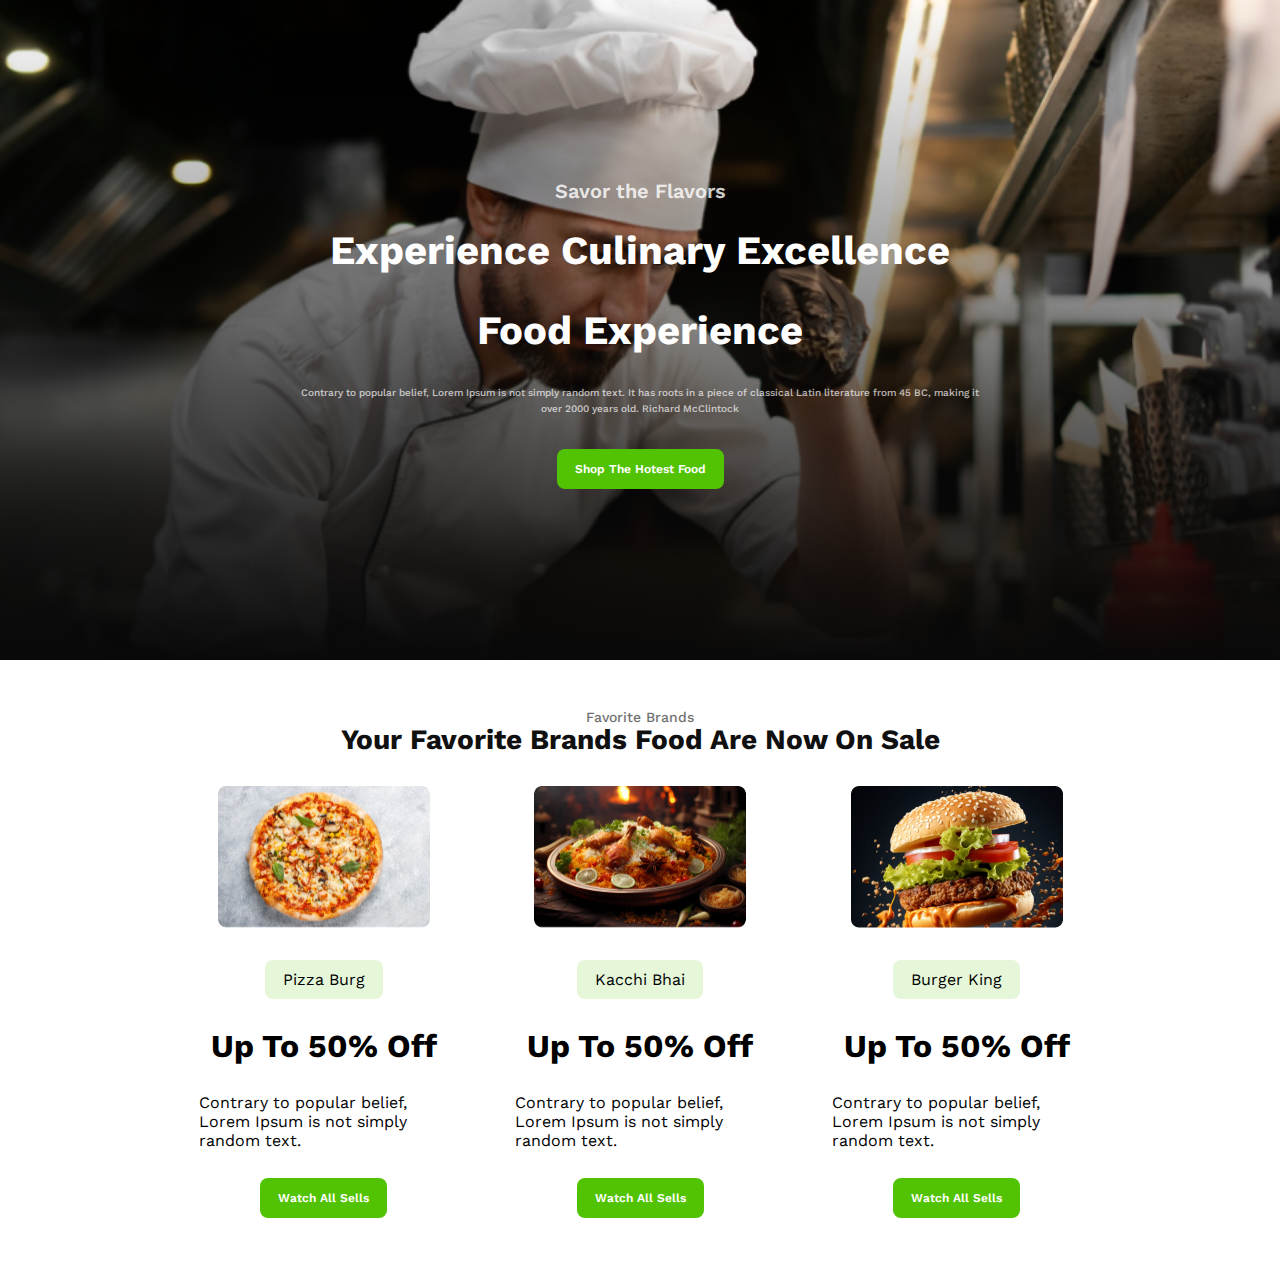
<file: tasks/index.html>
<!DOCTYPE html>
<html lang="en">
<head>
    <meta charset="UTF-8">
    <meta name="viewport" content="width=device-width, initial-scale=1.0">
    <title>Food Restaurant</title>
    <link rel="stylesheet" href="style/index.css">
</head>
<body>
    
    <section id="hero">
        <div class="hero-content">
            <p class="subtitle">Savor the Flavors</p>
            <h1 class="title">Experience Culinary Excellence Food Experience</h1>
            <p class="description">Contrary to popular belief, Lorem Ipsum is not simply random text. It has roots in a piece of classical Latin literature from 45 BC, making it over 2000 years old. Richard McClintock</p>
                <div class="cod">
                    <button class="co">Shop The Hotest Food</button>
                </div>
        </div>
    </section>
    <section id="card-box">
        <div class="container">
            <div class="info"><p class="subtitle">Favorite Brands</p>
            <h1 class="title">Your Favorite Brands Food Are Now On Sale</h1>
</div>
            
        <div class="card-container">
            <div class="card">
                <div class="image-box">
                    <img src="assets/pizza.png" alt="">
                </div>
                <div class="shop">
                    <span>Pizza Burg</span>
                </div>
                    <h1>Up To 50% Off</h1>
                    <p>Contrary to popular belief, Lorem Ipsum is not simply random text.</p>
                    <button class="co">Watch All Sells</button>
            </div>
           <div class="card">
                <div class="image-box">
                    <img src="assets/biriyani.png" alt="">
                </div>
                <div class="shop">
                    <span>Kacchi Bhai </span>
                </div>
                    <h1>Up To 50% Off</h1>
                    <p>Contrary to popular belief, Lorem Ipsum is not simply random text.</p>
                    <button class="co">Watch All Sells</button>
            </div>
            <div class="card">
                <div class="image-box">
                    <img src="assets/burger.png" alt="">
                </div>
                <div class="shop">
                    <span>Burger King</span>
                </div>
                    <h1>Up To 50% Off</h1>
                    <p>Contrary to popular belief, Lorem Ipsum is not simply random text.</p>
                    <button class="co">Watch All Sells</button>
            </div>
        </div>
    </div>
   
</body>
</html>
</file>
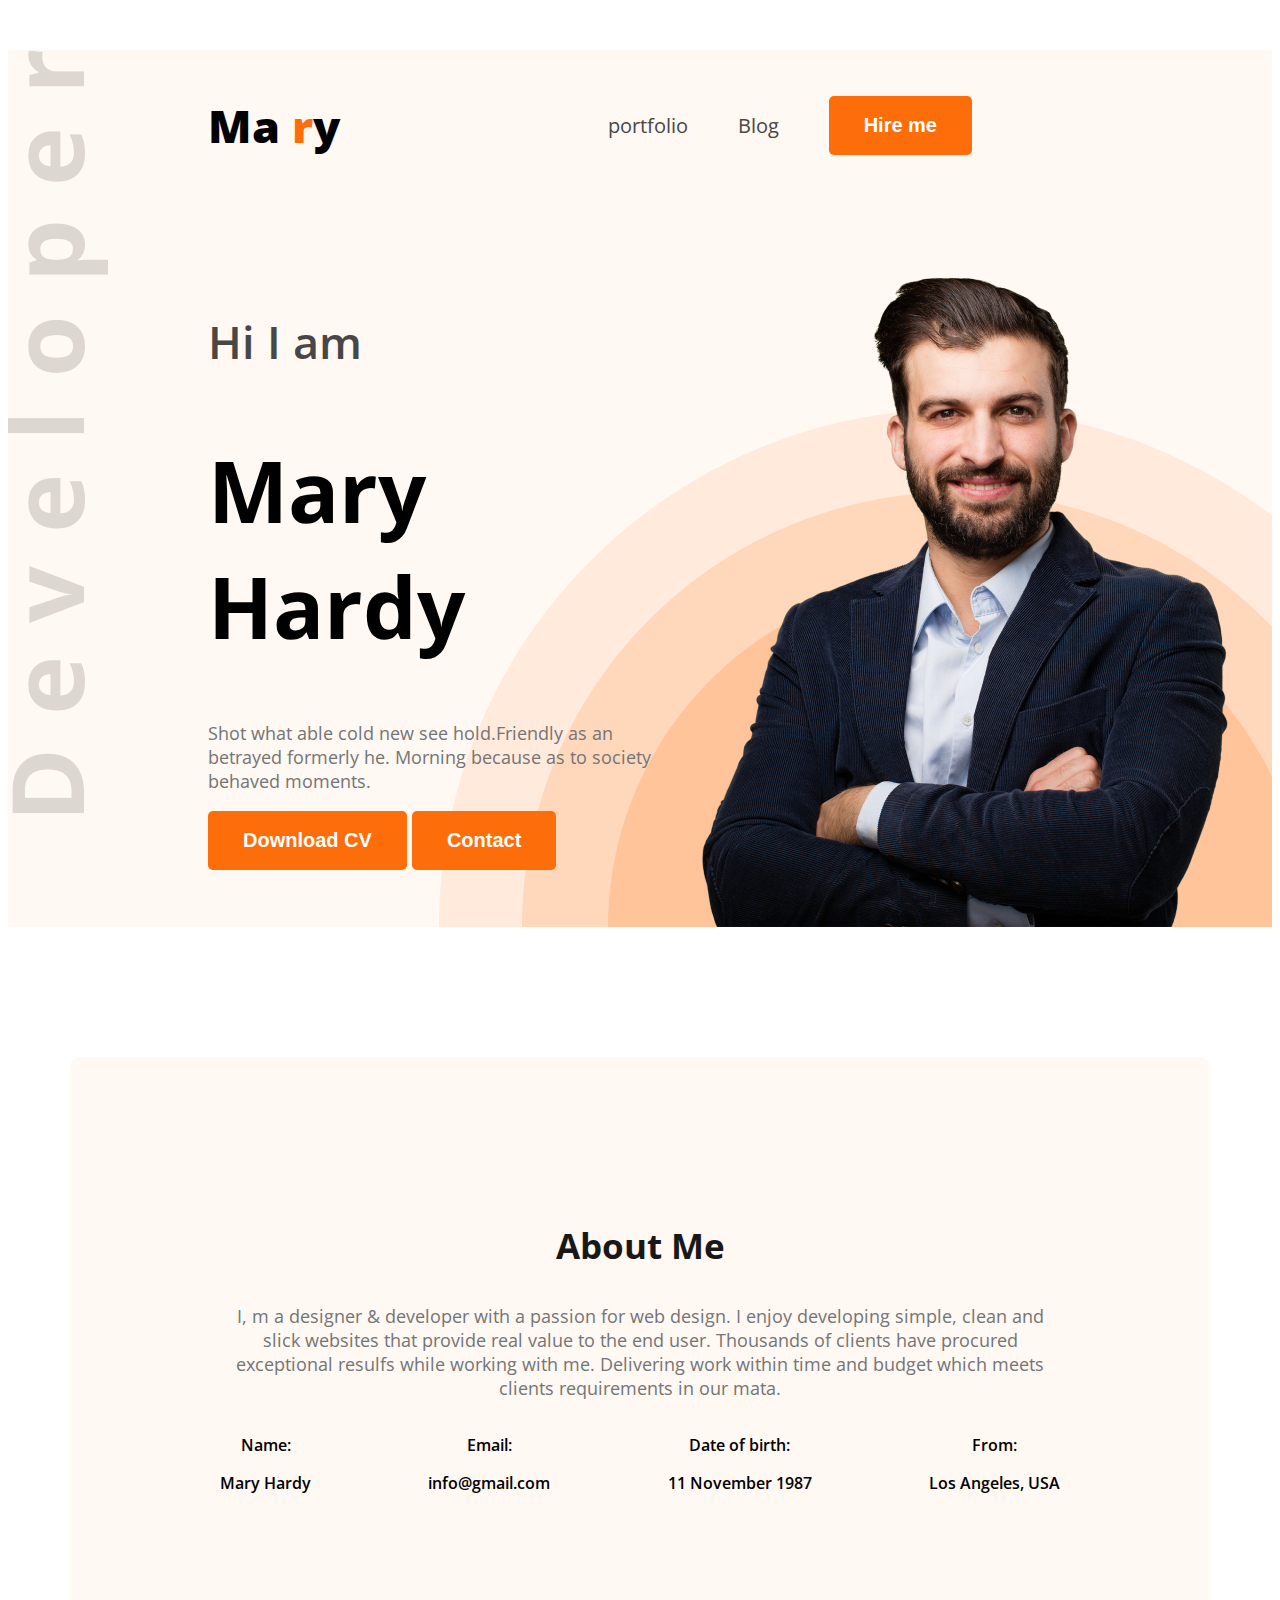
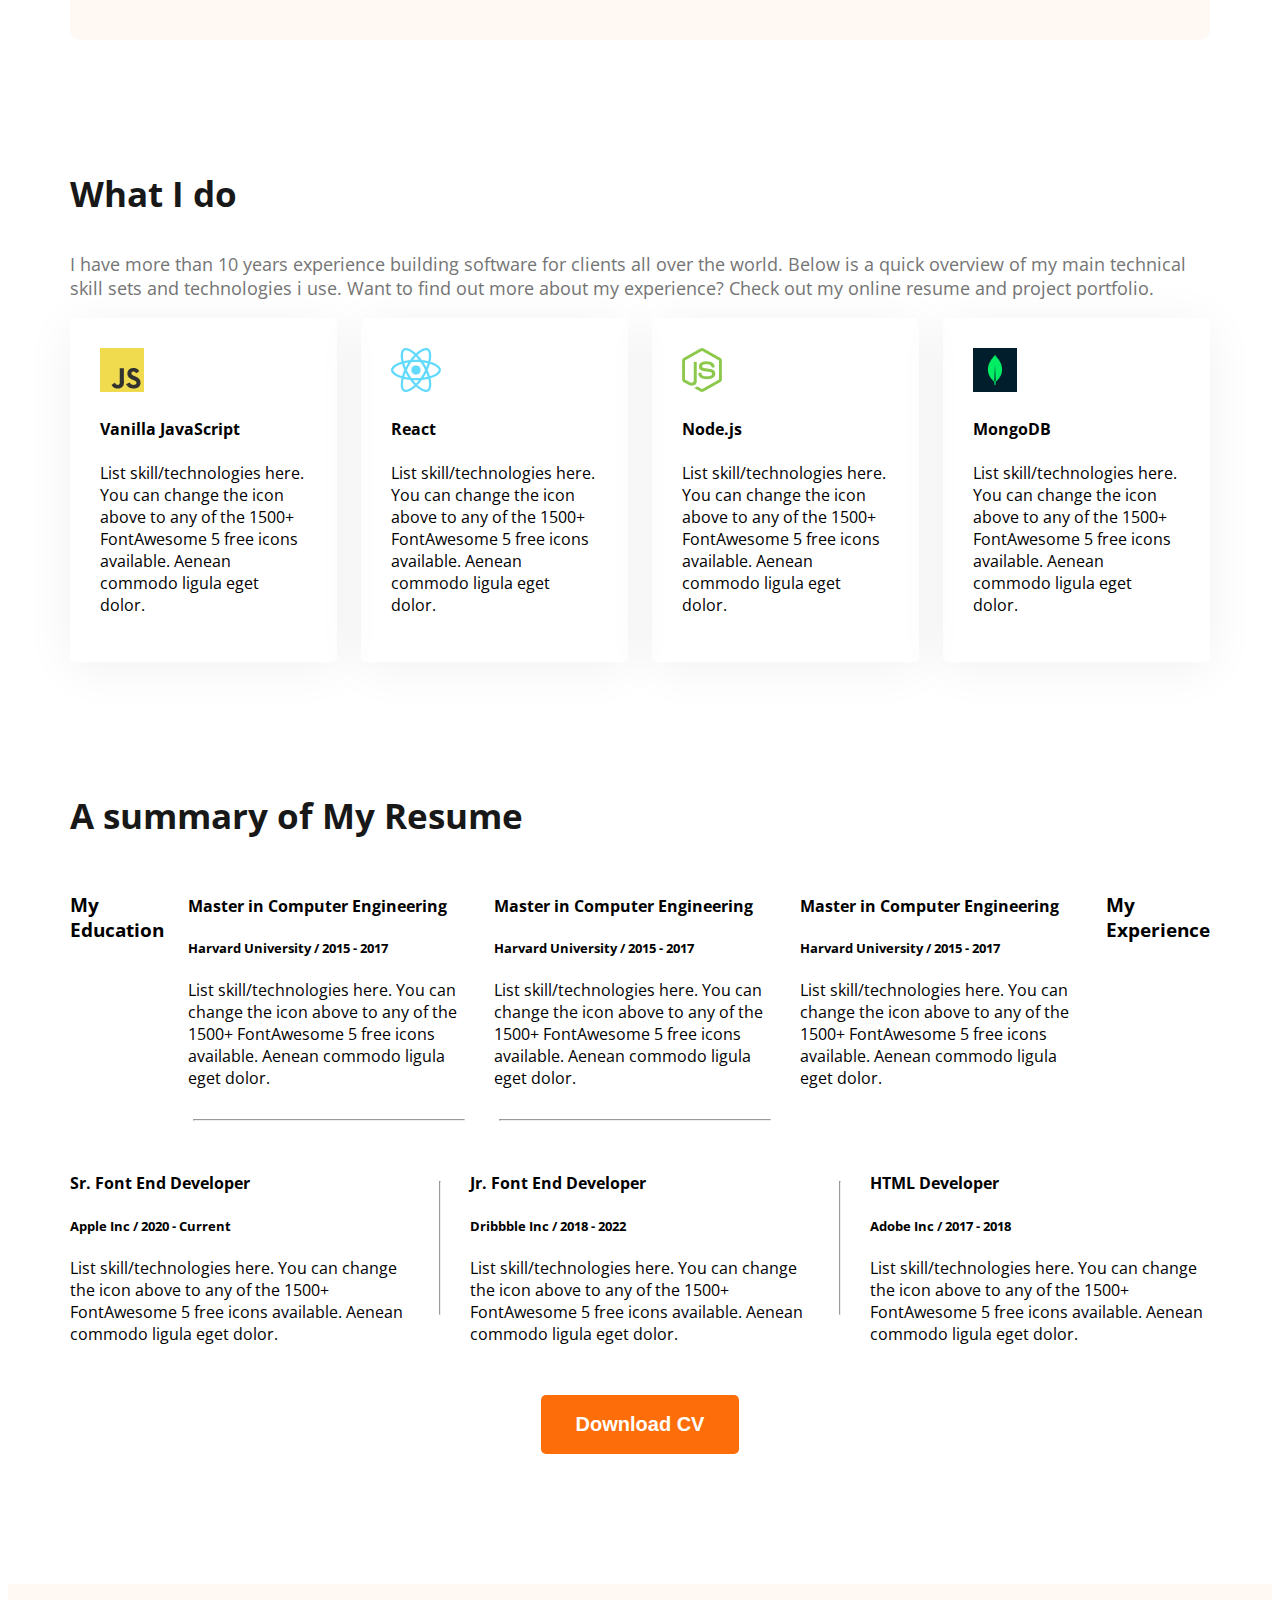
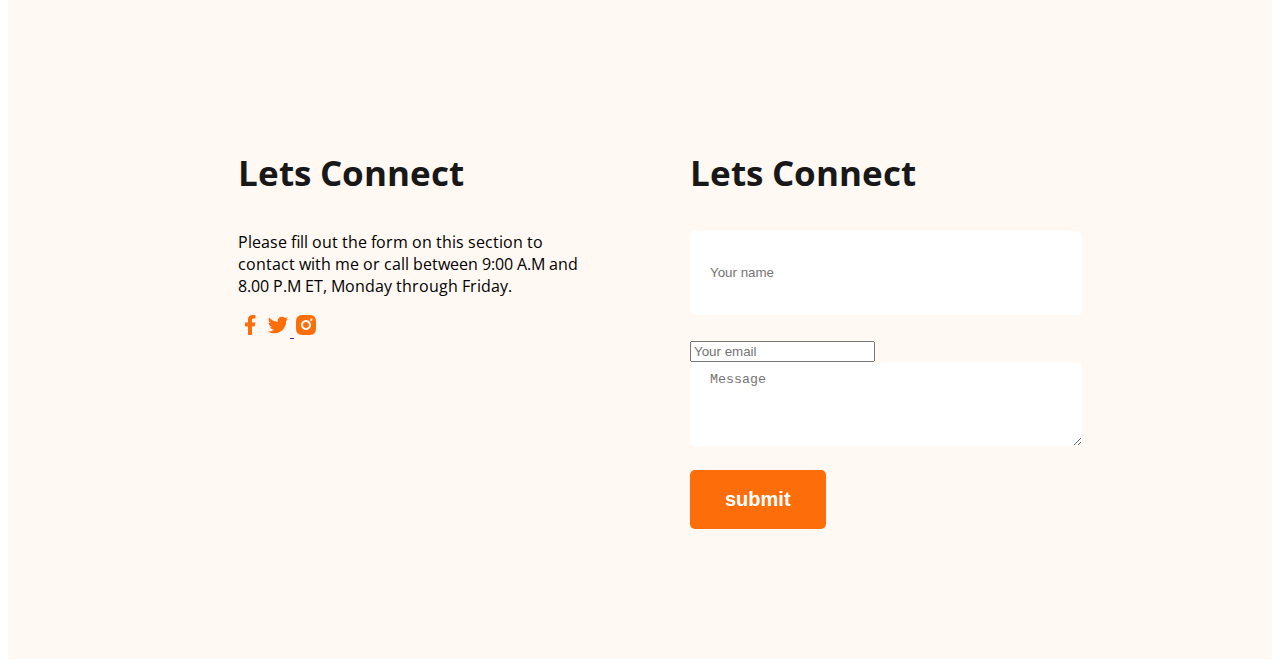
<file: portfolio-1/portfolio.index.html>
<!DOCTYPE html>
<html lang="en">
<head>
    <meta charset="UTF-8">
    <meta name="viewport" content="width=device-width, initial-scale=1.0">
    <title>portfolio wid</title>
    <link rel="preconnect" href="https://fonts.googleapis.com">
<link rel="preconnect" href="https://fonts.gstatic.com" crossorigin>
<link href="https://fonts.googleapis.com/css2?family=Open+Sans:ital,wght@0,300..800;1,300..800&family=Work+Sans:ital,wght@0,100..900;1,100..900&display=swap" rel="stylesheet">
    <link rel="stylesheet" href="style/style.css">
</head>
<body class="work-sans-normal">
    <header class="header secondary-bg">
        <nav>
            <h3 class="nav-title">Ma   <span class="text-primary">r</span>y</h3>
            <ul>
                <li><a class="dark-2" href="">portfolio</a></li>
                <li><a class="dark-2" href="">Blog</a></li>

                <li><a href=""><button class="btn">Hire me</button></a></li>
            </ul>
        </nav>
        <div class="banner">
            <div class="banner-content">
                <h4 class="banner-greet dark-2">Hi I am</h4>
                <h1 class="banner-title">Mary Hardy </h1>
                <p class="banner-description dark-3">Shot what able cold new see hold.Friendly as an betrayed formerly he. Morning because as to society behaved moments.</p>
                <button class="btn">Download CV</button>
                <button class="btn">Contact</button>
                
            </div>
            <img src="images/hardy.png" alt="">
        </div>
    </header>
    <main>
        <section class="about secondary-bg">
                <h3 class="section-title">About Me</h3>
                <p class="section-description">I, m a designer & developer with a passion for web design. I enjoy developing simple, clean and slick websites that provide real value to the end user. Thousands of clients have procured exceptional resulfs while working with me. Delivering work within time and budget which meets clients requirements in our mata.</p>
                <div class="about-items">
                    <div class="about-item">
                        <p class="item-title">Name:</p>
                        <p class="item-description">Mary Hardy</p>
                    </div>
                    <div class="about-item">
                        <p class="item-title">Email:</p>
                        <p class="item-description">info@gmail.com</p>
                    </div>
                    <div class="about-item">
                        <p class="item-title">Date of birth:</p>
                        <p class="item-description">11 November 1987</p>
                    </div>
                    <div class="about-item">
                        <p class="item-title">From:</p>
                        <p class="item-description">Los Angeles, USA</p>
                    </div>
                </div>
        </section>
        <section class="skills">
                <h3 class="section-title">What I do</h3>
                <p class="section-description">I have more than 10 years experience building software for clients all over the world. Below is a quick overview of my main technical skill sets and technologies i use. Want to find out more about my experience? Check out my online resume and project portfolio.</p>
                <div class="skills-container">
                    <div class="skill">
                        <img src="images/icons/js.png" alt="">
                        <h4 class="skill-title">Vanilla JavaScript</h4>
                        <p class="skill-description">List skill/technologies here. You can change the icon above to any of the 1500+ FontAwesome 5 free icons available. Aenean commodo ligula eget dolor.</p>
                    </div>
                    <div class="skill">
                        <img src="images/icons/react.png" alt="">
                        <h4 class="skill-title">React</h4>
                        <p class="skill-description">List skill/technologies here. You can change the icon above to any of the 1500+ FontAwesome 5 free icons available. Aenean commodo ligula eget dolor.</p>
                    </div>
                    <div class="skill">
                        <img src="images/icons/nodejs.png" alt="">
                        <h4 class="skill-title">Node.js</h4>
                        <p class="skill-description">List skill/technologies here. You can change the icon above to any of the 1500+ FontAwesome 5 free icons available. Aenean commodo ligula eget dolor.</p>
                    </div>
                    <div class="skill">
                        <img src="images/icons/mongo.png" alt="">
                        <h4 class="skill-title">MongoDB</h4>
                        <p class="skill-description">List skill/technologies here. You can change the icon above to any of the 1500+ FontAwesome 5 free icons available. Aenean commodo ligula eget dolor.</p>
                    </div>
                </div>
        </section>
        <section class="resume">
            <h3 class="section-title">A summary of My Resume</h3>
            <div class="resume.comomtainer">
                <div class="resume-column">
                    <h3 class="resume-column-title">My Education</h3>
                    <div class="experience">
                        <h4 class="experience-title">Master in Computer Engineering</h4>
                        <h5 class="experience-sub-title">Harvard University / 2015 - 2017</h5>
                        <div class="experience-description">List skill/technologies here. You can change the icon above 
to any of the 1500+ FontAwesome 5 free icons available. Aenean commodo ligula eget dolor.</div>
<hr>
                    </div>
                    <div class="experience">
                        <h4 class="experience-title">Master in Computer Engineering</h4>
                        <h5 class="experience-sub-title">Harvard University / 2015 - 2017</h5>
                        <div class="experience-description">List skill/technologies here. You can change the icon above 
to any of the 1500+ FontAwesome 5 free icons available. Aenean commodo ligula eget dolor.</div>
<hr>
                    </div>
                    <div class="experience">
                        <h4 class="experience-title">Master in Computer Engineering</h4>
                        <h5 class="experience-sub-title">Harvard University / 2015 - 2017</h5>
                        <div class="experience-description">List skill/technologies here. You can change the icon above 
to any of the 1500+ FontAwesome 5 free icons available. Aenean commodo ligula eget dolor.</div>
                    </div> 
                    <h3 class="resume-column-title">My Experience</h3>
                </div>
                <div class="resume-column">
                    
                    <div class="experience">
                        <h4 class="experience-title">Sr. Font End Developer</h4>
                        <h5 class="experience-sub-title">Apple Inc / 2020 - Current</h5>
                        <div class="experience-description">List skill/technologies here. You can change the icon above 
to any of the 1500+ FontAwesome 5 free icons available. Aenean commodo ligula eget dolor.</div>
                    </div>
                    <hr>
                    <div class="experience">
                        <h4 class="experience-title">Jr. Font End Developer</h4>
                        <h5 class="experience-sub-title">Dribbble Inc / 2018 - 2022</h5>
                        <div class="experience-description">List skill/technologies here. You can change the icon above 
to any of the 1500+ FontAwesome 5 free icons available. Aenean commodo ligula eget dolor.</div>
                    </div>
                    <hr>
                    <div class="experience">
                        <h4 class="experience-title">HTML Developer</h4>
                        <h5 class="experience-sub-title">Adobe Inc / 2017 - 2018</h5>
                        <div class="experience-description">List skill/technologies here. You can change the icon above 
to any of the 1500+ FontAwesome 5 free icons available. Aenean commodo ligula eget dolor.</div>
                    </div>
                    
                </div>
            </div>
            <div class="text-ceter resume-download-cv">
                <button class="btn">Download CV</button>
            </div>
        </section>
    </main>
    <footer class="secondary-bg">
        <div class="footer-column">
                <h3 class="section-title">Lets Connect</h3>
                <p>Please fill out the form on this section to contact with me or call between 9:00 A.M and 8.00 P.M ET, Monday through Friday.</p>
                <div>
                    <a href=""><img src="images/icons/facebook.png" alt=""></a>
                    <a href=""><img src="images/icons/twitter.png" alt="">
                    </a>
                    <a href=""><img src="images/icons/insta.png" alt=""></a>
                </div>
        </div>
        <div class="footer-column">
             <h3 class="section-title">Lets Connect</h3>
             <form action="">
                <input type="text" name="" id=""placeholder="Your name">
                <input type="email" name="" id=""placeholder="Your email">
                <textarea name="" id="" cols="30" rows="20" placeholder="Message"></textarea>
                <input class="btn" type="submit" value="submit">
             </form>
        </div>
    </footer>
</body>
</html>
</file>
<file: tasks/style/index.css>
@import url('https://fonts.googleapis.com/css2?family=Work+Sans:ital,wght@0,100..900;1,100..900&display=swap'); 

*{
    margin: 0;
    padding: 0;
}
.co{
padding: 14px 18px 14px 18px;
color: rgba(255, 255, 255, 1);
font-family: Work Sans;
font-size: 12px;
font-weight: 600;
line-height: 100%;
letter-spacing: 0%;
text-align: center;
border-radius: 8px;
background: rgba(82, 195, 3, 1);
border: none; 
cursor: pointer;
}  
.cod{
    text-align: center;
}
#hero{
    background-image: linear-gradient(0.00deg, rgba(9.197244644165039, 8.92899227142334, 8.92899227142334, 1),rgba(16, 16, 16, 0) 100%),
     url(../assets/hero-bg.png);
    background-size:cover;
    background-position: center;
    height: 660px;
    display: flex;
    justify-content: center;
    align-items: center;
}
#hero .hero-content{
    width: 685px;
}
#hero .hero-content .subtitle{
    color: rgba(255, 255, 255, 1);

font-family: Work Sans;
font-size: 20px;
font-weight: 600;
line-height: 100%;
letter-spacing: 0%;
text-align: center;
opacity: 0.8;
margin: 10px;
}
#hero .hero-content .title{
    color: rgba(255, 255, 255, 1);

font-family: Work Sans;
font-size: 40px;
font-weight: 700;
line-height: 80px;
letter-spacing: 0%;
text-align: center;
margin-bottom: 14px;
}
#hero .hero-content .description{
    color: rgba(255, 255, 255, 1);

font-family: Work Sans;
font-size: 10px;
font-weight: 500;
line-height: 16px;
letter-spacing: 0%;
text-align: center;
opacity: 0.7;
margin-bottom: 32px;
}
#card-box{
    width: 883px;
    margin: 50px auto;
}
#card-box .title {
    color: rgba(16, 16, 16, 1);

font-family: Work Sans;
font-size: 28px;
font-weight: 700;
line-height: 32px;
letter-spacing: 0%;
text-align: center;
        
}
#card-box .subtitle {
    color: rgba(16, 16, 16, 1);

font-family: Work Sans;
font-size: 14px;
font-weight: 500;
line-height: 100%;
letter-spacing: 0%;
text-align: center;
opacity: 0.6;
}
.card-container{
    margin-top: 30px;
    display: flex;
    justify-content: space-between;
    font-family: Work Sans;
}
.card  {
    max-width: 250px;
    display: flex;
    flex-direction: column;
    gap: 28px;
    justify-content: center;
    align-items: center;
}
.card .image-box img{
    width: 250px;
    width: 100%;
}
.card .shop{
    padding: 10px 18px 10px 18px;
    background-color: aqua;
    border-radius: 8px;
    background: rgba(82, 195, 3, 0.15);
}


#fooder {
    padding: 50%;
    max-width: 334px;
    gap: 10px;
    display: flex;
}
</file>
<file: portfolio-1/style/style.css>
.header{
    background-image: url('../images/developer.png'), url(../images/header_bg.png);
    background-repeat: no-repeat;
    background-position: top left, bottom right;
}

.work-sans-normal {
  font-family: "Open Sans", sans-serif;
  font-optical-sizing: auto;
  font-style: normal;
  font-variation-settings:
    "wdth" 100;

}
.text-primary{
    color: #FD6E0A;
}
.btn{
    background-color: #FD6E0A;
    font-weight: bold;
    font-size: 20px;
    color: white;
    padding: 18px 35px;
    border-radius: 5px;
    border: none;
}
nav{
    display: flex;
    align-items: center;
    justify-content: space-between;
    margin: 50px 200px;
}
nav ul{
    display: flex;
    align-items: center;
}
.nav-title{
    font-weight: 800;
    font-size: 45px;
}
nav ul li{ 
    list-style: none;
    margin-right: 50px;
}
nav li a{
    text-decoration:none;
    font-size: 20px;
}
.secondary-bg{
    background-color: #FFF8F3;
}
.dark-1{
    color: #181818;
}
.dark-2{
    color: #474747;
}
.dark-3{
    color: #757575;
}
.section-title{
    font-size: 35px;
    font-weight: bold;
    color: #181818;
}
.section-description{
    font-size: 18px;
    color: #757575;
}
nav ul{
    display: flex;
    margin-right: 50px;
}
.banner{
    display: flex;
    justify-content: space-between;
    margin: 0 35px 0 200px;
}
.banner-title{
    font-size: 85px;
    font-weight: bold;
}
.banner-greet {
    font-size: 45px;
    font-weight: 600;
}
.banner-content{
    font-size: 18px;
    max-width: 580px;
}
main{
    max-width: 1140px;
    margin: 0 auto;
}
main section{
    margin-top: 130px;
    margin-bottom: 130px;
}
.about{
     border-radius: 10px;
    padding: 130px 150px;
    text-align: center;
     
}
.about-items{
display: flex;
justify-content: space-between;
}
.about-item{
    font-weight: 600;
}
.skills-container{
    display: flex;
    gap: 24px;
}
.skill{
    padding: 30px;
    border-radius: 5px;
    box-shadow: 0 6px 50px 0 rgba(0, 0, 0, 0.06);
}
.resume-column{
    display: flex;
    gap: 24px;
}
.experience-sub-title .experience-description{
    margin-bottom: 20px;

    color: #757575;
}
.resume hr {
    margin: 30px 5px;
}
.resume-download-cv{
    margin-top: 50px;
    text-align: center;
}
footer{
    padding: 130px 230px;
    display: flex;
    gap: 100px;

}
.footer-column{
    width: 50%;
}
footer input[type="text"],  footer[type=email], footer textarea{
    height: 64px;
    border-radius: 5px;
    background-color: white;
    display: block;
    width: 100%;
    padding: 10px 20px;
    margin-bottom: 24px;
    border: none;
}
</file>
